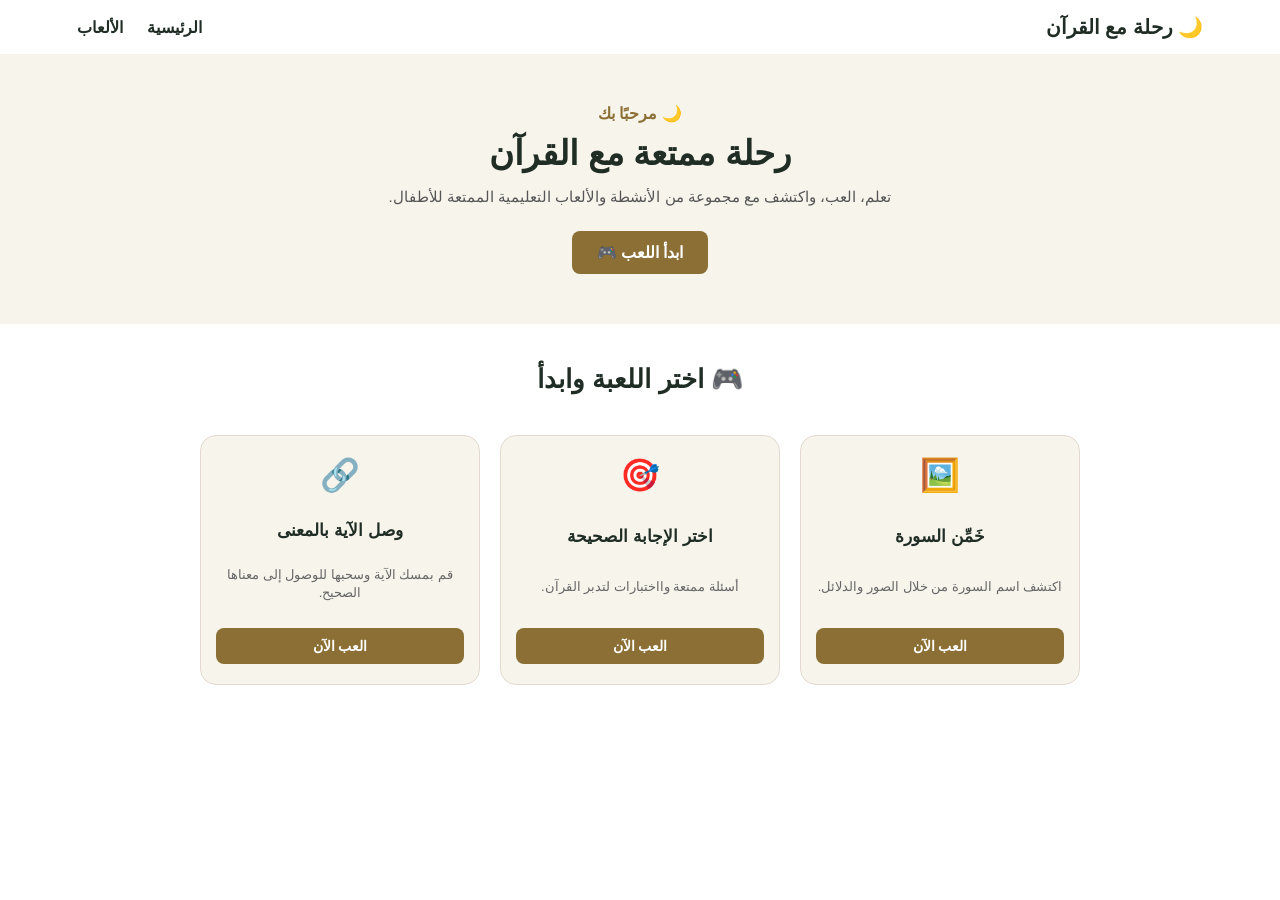
<file: index.html>
<!DOCTYPE html>
<html lang="ar" dir="rtl">
<head>
    <meta charset="UTF-8">
    <meta name="viewport" content="width=device-width, initial-scale=1.0">
    <title>رحلة ممتعة مع القرآن</title>
    <link rel="stylesheet" href="style.css">
</head>
<body>

    <nav>
        <div class="logo">🌙 رحلة مع القرآن</div>
        <div class="nav-links">
            <a href="index.html">الرئيسية</a>
            <a href="#games">الألعاب</a>
        </div>
    </nav>

    <section class="hero">
        <p class="welcome">🌙 مرحبًا بك</p>
        <h1>رحلة ممتعة مع القرآن</h1>
        <p class="hero-text">تعلم، العب، واكتشف مع مجموعة من الأنشطة والألعاب التعليمية الممتعة للأطفال.</p>
        <a href="#games" class="hero-button">ابدأ اللعب 🎮</a>
    </section>

    <section id="games" class="games-section">
        <h2 class="section-title">🎮 اختر اللعبة وابدأ</h2>

        <div class="cards-container">
            <div class="card">
                <div class="card-icon">🖼️</div>
                <h3>خَمِّن السورة</h3>
                <p>اكتشف اسم السورة من خلال الصور والدلائل.</p>
                <a href="G1.html" class="card-btn">العب الآن</a>
            </div>

            <div class="card">
                <div class="card-icon">🎯</div>
                <h3>اختر الإجابة الصحيحة</h3>
                <p>أسئلة ممتعة وااختبارات لتدبر القرآن.</p>
                <a href="G2.html" class="card-btn">العب الآن</a>
            </div>

            <div class="card">
                <div class="card-icon">🔗</div>
                <h3>وصل الآية بالمعنى</h3>
                <p>قم بمسك الآية وسحبها للوصول إلى معناها الصحيح.</p>
                <a href="G3.html" class="card-btn">العب الآن</a>
            </div>
        </div>
    </section>

</body>
</html>
</file>
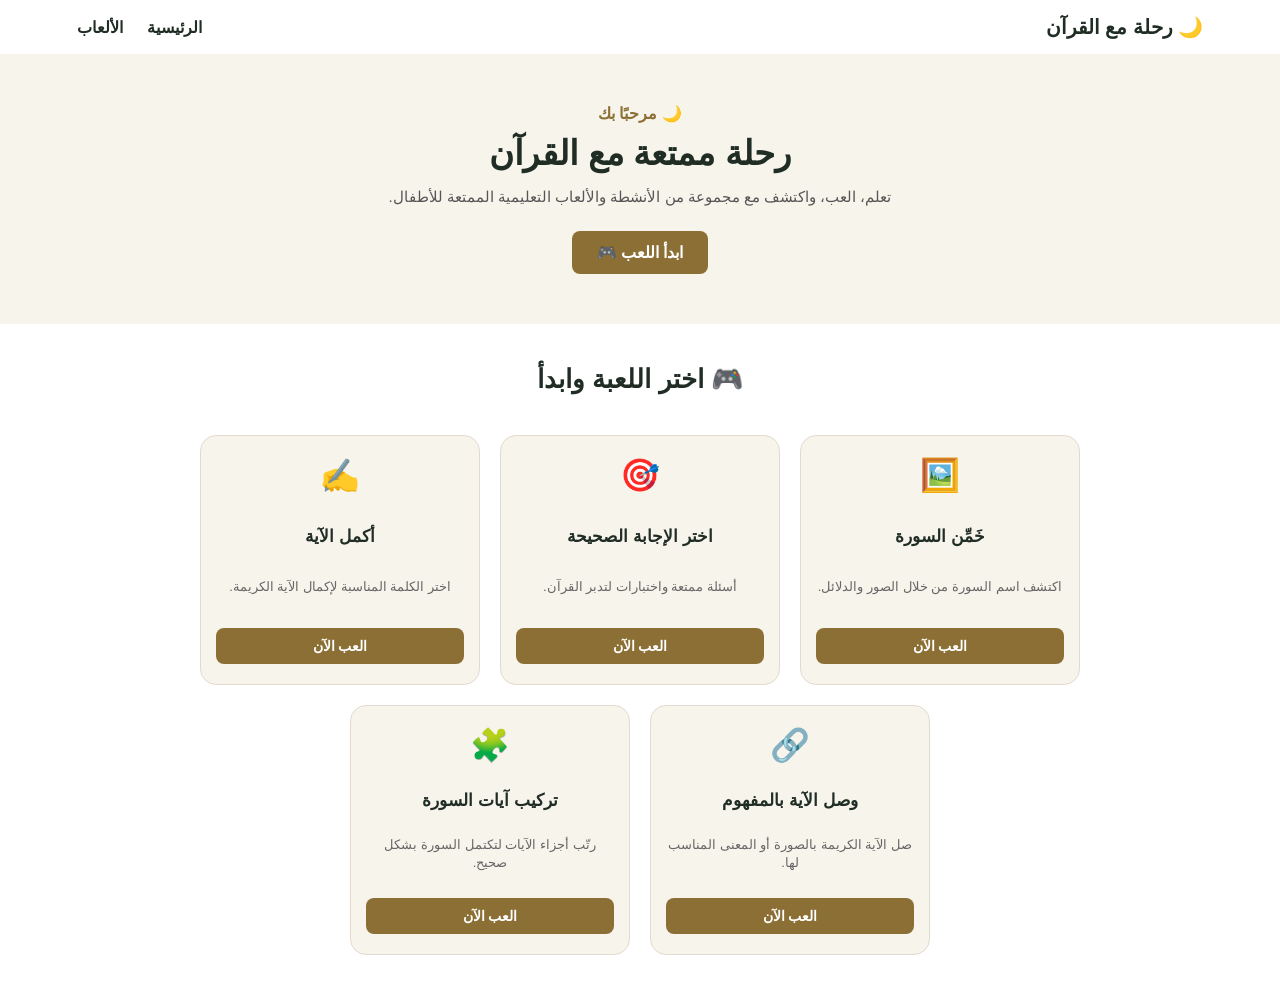
<file: 1st.html>
<!DOCTYPE html>
<html lang="ar" dir="rtl">
<head>
    <meta charset="UTF-8">
    <meta name="viewport" content="width=device-width, initial-scale=1.0">
    <title>رحلة ممتعة مع القرآن</title>
    <link rel="stylesheet" href="1st.css">
</head>
<body>

    <nav>
        <div class="logo">🌙 رحلة مع القرآن</div>
        <div class="nav-links">
            <a href="1st.html">الرئيسية</a>
            <a href="#games">الألعاب</a>
        </div>
    </nav>

    <section class="hero">
        <p class="welcome">🌙 مرحبًا بك</p>
        <h1>رحلة ممتعة مع القرآن</h1>
        <p class="hero-text">تعلم، العب، واكتشف مع مجموعة من الأنشطة والألعاب التعليمية الممتعة للأطفال.</p>
        <a href="#games" class="hero-button">ابدأ اللعب 🎮</a>
    </section>

    <section id="games" class="games-section">
        <h2 class="section-title">🎮 اختر اللعبة وابدأ</h2>

        <div class="cards-container">
            <div class="card">
                <div class="card-icon">🖼️</div>
                <h3>خَمِّن السورة</h3>
                <p>اكتشف اسم السورة من خلال الصور والدلائل.</p>
                <a href="G1.html" class="card-btn">العب الآن</a>
            </div>

            <div class="card">
                <div class="card-icon">🎯</div>
                <h3>اختر الإجابة الصحيحة</h3>
                <p>أسئلة ممتعة واختبارات لتدبر القرآن.</p>
                <a href="G2.html" class="card-btn">العب الآن</a>
            </div>

            <div class="card">
                <div class="card-icon">✍️</div>
                <h3>أكمل الآية</h3>
                <p>اختر الكلمة المناسبة لإكمال الآية الكريمة.</p>
                <a href="G3.html" class="card-btn">العب الآن</a>
            </div>

            <div class="card">
                <div class="card-icon">🔗</div>
                <h3>وصل الآية بالمفهوم</h3>
                <p>صل الآية الكريمة بالصورة أو المعنى المناسب لها.</p>
                <a href="G4.html" class="card-btn">العب الآن</a>
            </div>

            <div class="card">
                <div class="card-icon">🧩</div>
                <h3>تركيب آيات السورة</h3>
                <p>رتّب أجزاء الآيات لتكتمل السورة بشكل صحيح.</p>
                <a href="G5.html" class="card-btn">العب الآن</a>
            </div>
        </div>
    </section>

</body>
</html>
</file>
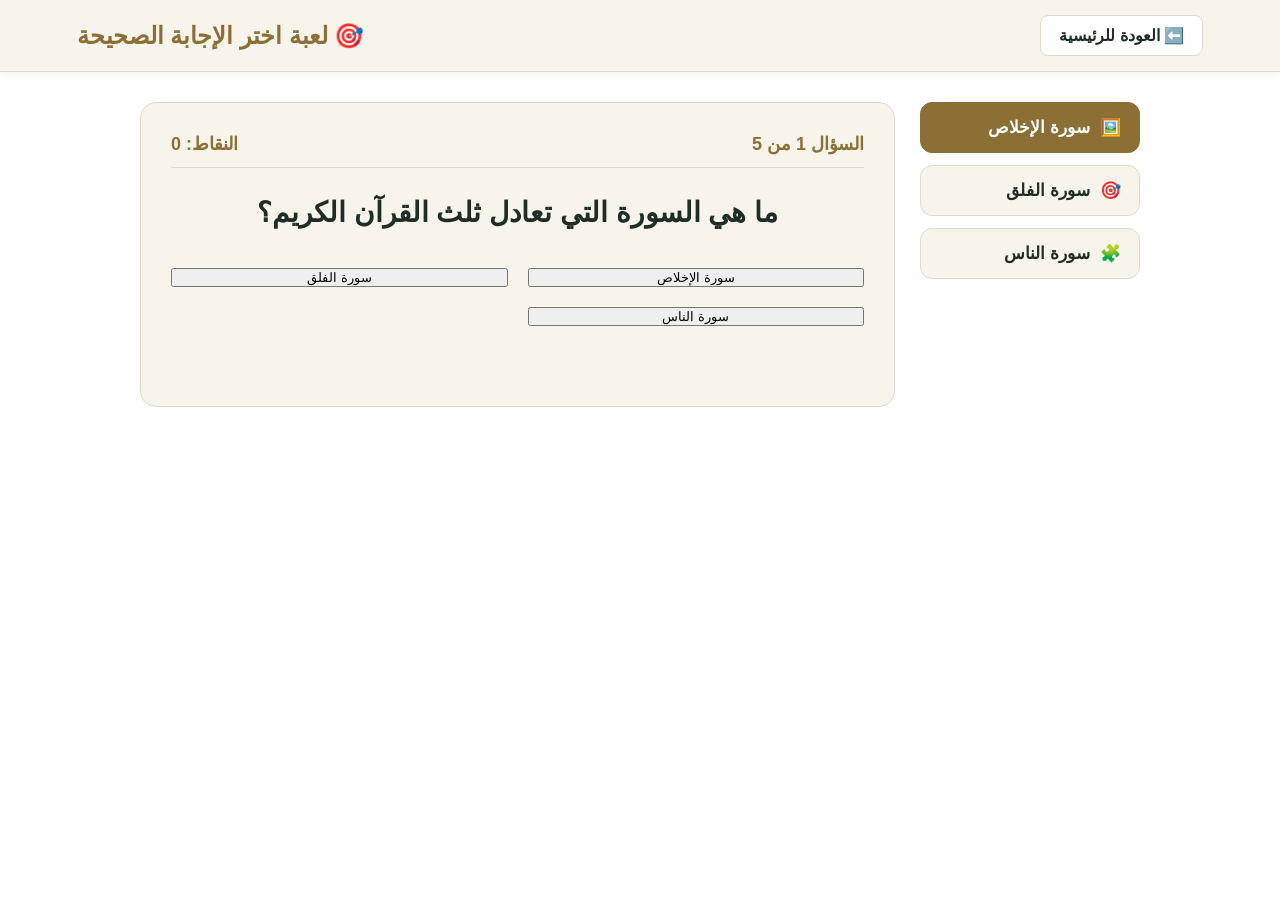
<file: G1.html>
<!DOCTYPE html>
<html lang="ar" dir="rtl">
<head>
    <meta charset="UTF-8">
    <meta name="viewport" content="width=device-width, initial-scale=1.0">
    <title>لعبة اختر الإجابة الصحيحة</title>
    <link rel="stylesheet" href="G1.css">
</head>
<body>

    <header class="game-header">
        <a href="index.html" class="back-btn">⬅️ العودة للرئيسية</a>
        <h2>🎯 لعبة اختر الإجابة الصحيحة</h2>
    </header>

    <main class="game-play-section">
        <div class="game-container">
            
            <!-- Sidebar Tabs -->
            <div class="sidebar-tabs">
                <button class="tab-btn active" onclick="switchSurah('ikhlas', this)">
                    <span>🖼️</span> سورة الإخلاص
                </button>
                <button class="tab-btn" onclick="switchSurah('falaq', this)">
                    <span>🎯</span> سورة الفلق
                </button>
                <button class="tab-btn" onclick="switchSurah('nas', this)">
                    <span>🧩</span> سورة الناس
                </button>
            </div>

            <!-- Game Box -->
            <div class="game-box">
                <div class="quiz-info">
                    <span id="question-count">السؤال 1 من 5</span>
                    <span id="score-count">النقاط: 0</span>
                </div>

                <div id="quiz-body">
                    <h3 id="question-text" class="game-hint">جاري تحميل السؤال...</h3>
                    <div id="options-container" class="options-grid"></div>
                    <div id="feedback" class="feedback"></div>
                </div>

                <!-- Result & Restart Screen -->
                <div id="result-screen" class="result-screen" style="display: none;">
                    <h2>🎉 أحسنت! أكملت الإختبار</h2>
                    <p id="final-score">درجتك: 5 / 5</p>
                    <button class="restart-btn" onclick="restartQuiz()">🔄 إعادة المحاولة</button>
                </div>
            </div>

        </div>
    </main>

    <script src="G1.js"></script>
</body>
</html>
</file>
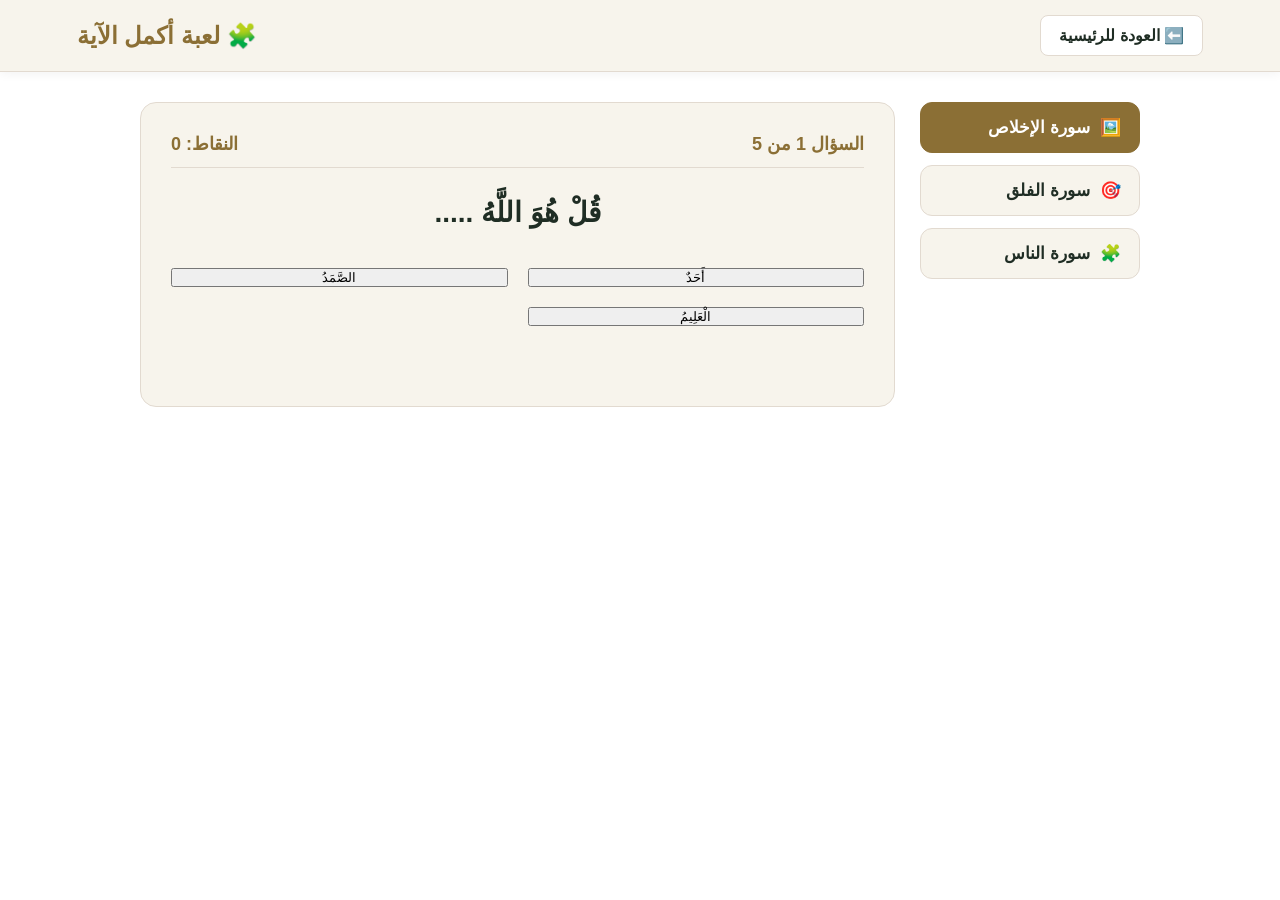
<file: G2.html>
<!DOCTYPE html>
<html lang="ar" dir="rtl">
<head>
    <meta charset="UTF-8">
    <meta name="viewport" content="width=device-width, initial-scale=1.0">
    <title>لعبة أكمل الآية</title>
    <link rel="stylesheet" href="G2.css">
</head>
<body>

    <header class="game-header">
        <a href="index.html" class="back-btn">⬅️ العودة للرئيسية</a>
        <h2>🧩 لعبة أكمل الآية</h2>
    </header>

    <main class="game-play-section">
        <div class="game-container">
            
            <!-- Sidebar Tabs -->
            <div class="sidebar-tabs">
                <button class="tab-btn active" onclick="switchSurah('ikhlas', this)">
                    <span>🖼️</span> سورة الإخلاص
                </button>
                <button class="tab-btn" onclick="switchSurah('falaq', this)">
                    <span>🎯</span> سورة الفلق
                </button>
                <button class="tab-btn" onclick="switchSurah('nas', this)">
                    <span>🧩</span> سورة الناس
                </button>
            </div>

            <!-- Game Box -->
            <div class="game-box">
                <div class="quiz-info">
                    <span id="question-count">السؤال 1 من 5</span>
                    <span id="score-count">النقاط: 0</span>
                </div>

                <div id="quiz-body">
                    <h3 id="question-text" class="game-hint">جاري تحميل الآية...</h3>
                    <div id="options-container" class="options-grid"></div>
                    <div id="feedback" class="feedback"></div>
                </div>

                <!-- Result Screen -->
                <div id="result-screen" class="result-screen" style="display: none;">
                    <h2>🎉 ممتاز! أكملت كل الآيات بنجاح</h2>
                    <p id="final-score">درجتك: 5 / 5</p>
                    <button class="restart-btn" onclick="restartQuiz()">🔄 إعادة المحاولة</button>
                </div>
            </div>

        </div>
    </main>

    <script src="G2.js"></script>
</body>
</html>
</file>
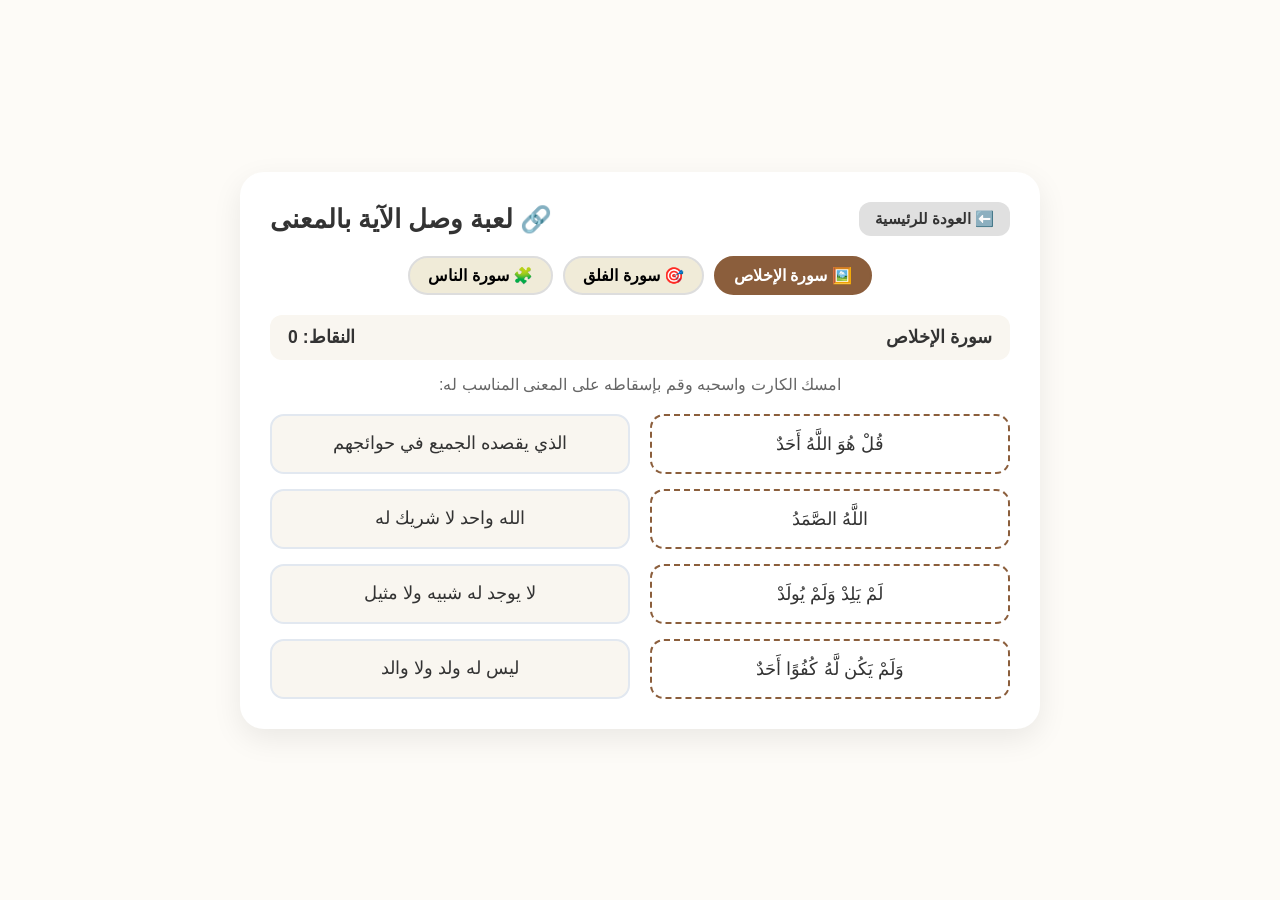
<file: G3.html>
<!DOCTYPE html>
<html lang="ar" dir="rtl">
<head>
    <meta charset="UTF-8">
    <meta name="viewport" content="width=device-width, initial-scale=1.0">
    <title>لعبة التوصيل - رحلة مع القرآن</title>
    <link rel="stylesheet" href="G3.css">
</head>
<body>
    <div class="game-container">
        <header class="game-header">
            <a href="index.html" class="back-btn">⬅️ العودة للرئيسية</a>
            <h2>🔗 لعبة وصل الآية بالمعنى</h2>
        </header>

        <div class="sidebar-tabs">
            <button class="tab-btn active" onclick="switchMatchSurah('ikhlas', this)">🖼️ سورة الإخلاص</button>
            <button class="tab-btn" onclick="switchMatchSurah('falaq', this)">🎯 سورة الفلق</button>
            <button class="tab-btn" onclick="switchMatchSurah('nas', this)">🧩 سورة الناس</button>
        </div>

        <div class="game-box">
            <div class="quiz-info">
                <span id="surah-title">سورة الإخلاص</span>
                <span>النقاط: <span id="score-count">0</span></span>
            </div>
            <p class="game-hint">امسك الكارت واسحبه وقم بإسقاطه على المعنى المناسب له:</p>
            <div class="match-container"></div>
            <div id="feedback" class="feedback"></div>
        </div>
    </div>

    <script src="G3.js"></script>
</body>
</html>
</file>
<file: style.css>
* {
    margin: 0;
    padding: 0;
    box-sizing: border-box;
    font-family: Arial, sans-serif;
}

body {
    background-color: #ffffff;
    color: #1f2d24;
}

/* Navbar */
nav {
    background-color: #ffffff;
    padding: 15px 6%;
    display: flex;
    align-items: center;
    justify-content: space-between;
    box-shadow: 0 2px 10px rgba(0, 0, 0, 0.05);
}

.logo {
    font-size: 20px;
    font-weight: bold;
    color: #1f2d24;
}

.nav-links a {
    text-decoration: none;
    color: #1f2d24;
    margin-right: 20px;
    font-weight: bold;
    transition: color 0.3s;
}

.nav-links a:hover {
    color: #8b6f35;
}

/* Hero Section */
.hero {
    padding: 50px 6%;
    text-align: center;
    background-color: #f7f4ec;
}

.welcome {
    color: #8b6f35;
    font-weight: bold;
    margin-bottom: 10px;
}

.hero h1 {
    font-size: 34px;
    margin-bottom: 15px;
    color: #1f2d24;
}

.hero-text {
    color: #555;
    font-size: 15px;
    margin-bottom: 25px;
}

.hero-button {
    background-color: #8b6f35;
    color: white;
    padding: 12px 25px;
    text-decoration: none;
    border-radius: 8px;
    font-weight: bold;
    display: inline-block;
    transition: background 0.3s;
}

.hero-button:hover {
    background-color: #6d5628;
}

/* Games Section */
.games-section {
    padding: 40px 20px;
    text-align: center;
}

.section-title {
    font-size: 26px;
    margin-bottom: 30px;
    color: #1f2d24;
}

/* Cards Container */
.cards-container {
    display: flex;
    flex-wrap: wrap;
    justify-content: center;
    gap: 20px;
    max-width: 960px;
    margin: 0 auto;
    padding: 10px;
}

/* Card Styling */
.card {
    flex: 0 0 280px;
    width: 280px;
    height: 250px;
    background: #f7f4ec;
    border: 1px solid #e2dad0;
    border-radius: 16px;
    padding: 20px 15px;
    text-align: center;
    display: flex;
    flex-direction: column;
    justify-content: space-between;
    align-items: center;
    transition: transform 0.3s ease, box-shadow 0.3s ease;
}

.card:hover {
    transform: translateY(-5px);
    box-shadow: 0 8px 20px rgba(0, 0, 0, 0.08);
}

.card-icon {
    font-size: 32px;
}

.card h3 {
    font-size: 17px;
    color: #1f2d24;
}

.card p {
    font-size: 13px;
    color: #666;
    line-height: 1.4;
}

.card-btn {
    background-color: #8b6f35;
    color: white;
    padding: 10px 0;
    text-decoration: none;
    border-radius: 8px;
    font-size: 14px;
    font-weight: bold;
    display: block;
    width: 100%;
    transition: background 0.3s;
}

.card-btn:hover {
    background-color: #6d5628;
}

/* Responsive Media Queries */
@media (max-width: 900px) {
    .cards-container {
        max-width: 620px;
    }
}

@media (max-width: 600px) {
    nav {
        flex-direction: column;
        gap: 12px;
    }
    .nav-links a {
        margin: 0 10px;
    }
    .hero h1 {
        font-size: 26px;
    }
    .card {
        flex: 0 0 100%;
        width: 100%;
    }
}
</file>
<file: 1st.css>
* {
    margin: 0;
    padding: 0;
    box-sizing: border-box;
    font-family: Arial, sans-serif;
}

body {
    background-color: #ffffff;
    color: #1f2d24;
}

/* Navbar */
nav {
    background-color: #ffffff;
    padding: 15px 6%;
    display: flex;
    align-items: center;
    justify-content: space-between;
    box-shadow: 0 2px 10px rgba(0, 0, 0, 0.05);
}

.logo {
    font-size: 20px;
    font-weight: bold;
    color: #1f2d24;
}

.nav-links a {
    text-decoration: none;
    color: #1f2d24;
    margin-right: 20px;
    font-weight: bold;
    transition: color 0.3s;
}

.nav-links a:hover {
    color: #8b6f35;
}

/* Hero Section */
.hero {
    padding: 50px 6%;
    text-align: center;
    background-color: #f7f4ec;
}

.welcome {
    color: #8b6f35;
    font-weight: bold;
    margin-bottom: 10px;
}

.hero h1 {
    font-size: 34px;
    margin-bottom: 15px;
    color: #1f2d24;
}

.hero-text {
    color: #555;
    font-size: 15px;
    margin-bottom: 25px;
}

.hero-button {
    background-color: #8b6f35;
    color: white;
    padding: 12px 25px;
    text-decoration: none;
    border-radius: 8px;
    font-weight: bold;
    display: inline-block;
    transition: background 0.3s;
}

.hero-button:hover {
    background-color: #6d5628;
}

/* Games Section */
.games-section {
    padding: 40px 20px;
    text-align: center;
}

.section-title {
    font-size: 26px;
    margin-bottom: 30px;
    color: #1f2d24;
}

/* Cards Container */
.cards-container {
    display: flex;
    flex-wrap: wrap;
    justify-content: center;
    gap: 20px;
    max-width: 960px;
    margin: 0 auto;
    padding: 10px;
}

/* Card Styling */
.card {
    flex: 0 0 280px;
    width: 280px;
    height: 250px;
    background: #f7f4ec;
    border: 1px solid #e2dad0;
    border-radius: 16px;
    padding: 20px 15px;
    text-align: center;
    display: flex;
    flex-direction: column;
    justify-content: space-between;
    align-items: center;
    transition: transform 0.3s ease, box-shadow 0.3s ease;
}

.card:hover {
    transform: translateY(-5px);
    box-shadow: 0 8px 20px rgba(0, 0, 0, 0.08);
}

.card-icon {
    font-size: 32px;
}

.card h3 {
    font-size: 17px;
    color: #1f2d24;
}

.card p {
    font-size: 13px;
    color: #666;
    line-height: 1.4;
}

.card-btn {
    background-color: #8b6f35;
    color: white;
    padding: 10px 0;
    text-decoration: none;
    border-radius: 8px;
    font-size: 14px;
    font-weight: bold;
    display: block;
    width: 100%;
    transition: background 0.3s;
}

.card-btn:hover {
    background-color: #6d5628;
}

/* Responsive Media Queries */
@media (max-width: 900px) {
    .cards-container {
        max-width: 620px;
    }
}

@media (max-width: 600px) {
    nav {
        flex-direction: column;
        gap: 12px;
    }
    .nav-links a {
        margin: 0 10px;
    }
    .hero h1 {
        font-size: 26px;
    }
    .card {
        flex: 0 0 100%;
        width: 100%;
    }
}
</file>
<file: G1.css>
* {
    margin: 0;
    padding: 0;
    box-sizing: border-box;
    font-family: Arial, sans-serif;
}

body {
    background-color: #ffffff;
    color: #1f2d24;
}

/* Header */
.game-header {
    background-color: #f7f4ec;
    padding: 15px 6%;
    display: flex;
    align-items: center;
    justify-content: space-between;
    box-shadow: 0 2px 10px rgba(0, 0, 0, 0.05);
    border-bottom: 1px solid #e2dad0;
}

.back-btn {
    text-decoration: none;
    color: #1f2d24;
    font-weight: bold;
    background-color: #ffffff;
    padding: 10px 18px;
    border-radius: 8px;
    border: 1px solid #e2dad0;
    font-size: 16px;
    transition: background 0.3s;
}

.back-btn:hover {
    background-color: #e2dad0;
}

.game-header h2 {
    color: #8b6f35;
    font-size: 24px;
}

/* Layout Container */
.game-play-section {
    padding: 30px 15px;
}

.game-container {
    display: flex;
    gap: 25px;
    max-width: 1000px;
    margin: 0 auto;
    align-items: flex-start;
}

/* Sidebar Tabs */
.sidebar-tabs {
    display: flex;
    flex-direction: column;
    gap: 12px;
    width: 220px;
    flex-shrink: 0;
}

.tab-btn {
    background-color: #f7f4ec;
    border: 1px solid #e2dad0;
    padding: 14px 18px;
    border-radius: 12px;
    font-size: 17px;
    font-weight: bold;
    color: #1f2d24;
    cursor: pointer;
    text-align: right;
    display: flex;
    align-items: center;
    gap: 10px;
    transition: all 0.3s ease;
}

.tab-btn:hover, .tab-btn.active {
    background-color: #8b6f35;
    color: #ffffff;
    border-color: #8b6f35;
}

/* Game Main Box */
.game-box {
    flex: 1;
    background-color: #f7f4ec;
    border: 1px solid #e2dad0;
    border-radius: 16px;
    padding: 30px;
    width: 100%;
}

.quiz-info {
    display: flex;
    justify-content: space-between;
    font-weight: bold;
    font-size: 18px;
    color: #8b6f35;
    margin-bottom: 20px;
    padding-bottom: 12px;
    border-bottom: 1px solid #e2dad0;
}

/* تكبير وتوضيح آية السؤال */
.game-hint {
    margin-bottom: 30px;
    font-size: 28px;
    font-weight: bold;
    color: #1f2d24;
    text-align: center;
    line-height: 1.8;
}

/* تكبير وتوضيح خيارات الإجابات */
.options-grid {
    display: grid;
    grid-template-columns: repeat(2, 1fr);
    gap: 20px;
    margin-bottom: 20px;
}

.option-btn {
    background-color: #ffffff;
    border: 2px solid #e2dad0;
    padding: 22px 15px;
    border-radius: 14px;
    font-size: 26px;
    font-weight: bold;
    color: #1f2d24;
    cursor: pointer;
    transition: all 0.2s ease;
    box-shadow: 0 4px 6px rgba(0, 0, 0, 0.03);
    line-height: 1.5;
}

.option-btn:hover {
    border-color: #8b6f35;
    background-color: #f0e6d2;
    transform: translateY(-2px);
}

.feedback {
    margin-top: 20px;
    font-weight: bold;
    font-size: 20px;
    text-align: center;
    min-height: 30px;
}

/* التجاوب مع شاشات الموبايل */
@media (max-width: 768px) {
    .game-header {
        flex-direction: column;
        gap: 12px;
        text-align: center;
    }
    .game-container {
        flex-direction: column;
    }
    .sidebar-tabs {
        width: 100%;
        flex-direction: row;
    }
    .tab-btn {
        flex: 1;
        justify-content: center;
        padding: 10px 5px;
        font-size: 14px;
    }
    .options-grid {
        grid-template-columns: 1fr;
    }
    .option-btn {
        padding: 18px 10px;
        font-size: 22px;
    }
    .game-hint {
        font-size: 22px;
    }
}
</file>
<file: G2.css>
* {
    margin: 0;
    padding: 0;
    box-sizing: border-box;
    font-family: Arial, sans-serif;
}

body {
    background-color: #ffffff;
    color: #1f2d24;
}

/* Header */
.game-header {
    background-color: #f7f4ec;
    padding: 15px 6%;
    display: flex;
    align-items: center;
    justify-content: space-between;
    box-shadow: 0 2px 10px rgba(0, 0, 0, 0.05);
    border-bottom: 1px solid #e2dad0;
}

.back-btn {
    text-decoration: none;
    color: #1f2d24;
    font-weight: bold;
    background-color: #ffffff;
    padding: 10px 18px;
    border-radius: 8px;
    border: 1px solid #e2dad0;
    font-size: 16px;
    transition: background 0.3s;
}

.back-btn:hover {
    background-color: #e2dad0;
}

.game-header h2 {
    color: #8b6f35;
    font-size: 24px;
}

/* Layout Container */
.game-play-section {
    padding: 30px 15px;
}

.game-container {
    display: flex;
    gap: 25px;
    max-width: 1000px;
    margin: 0 auto;
    align-items: flex-start;
}

/* Sidebar Tabs */
.sidebar-tabs {
    display: flex;
    flex-direction: column;
    gap: 12px;
    width: 220px;
    flex-shrink: 0;
}

.tab-btn {
    background-color: #f7f4ec;
    border: 1px solid #e2dad0;
    padding: 14px 18px;
    border-radius: 12px;
    font-size: 17px;
    font-weight: bold;
    color: #1f2d24;
    cursor: pointer;
    text-align: right;
    display: flex;
    align-items: center;
    gap: 10px;
    transition: all 0.3s ease;
}

.tab-btn:hover, .tab-btn.active {
    background-color: #8b6f35;
    color: #ffffff;
    border-color: #8b6f35;
}

/* Game Main Box */
.game-box {
    flex: 1;
    background-color: #f7f4ec;
    border: 1px solid #e2dad0;
    border-radius: 16px;
    padding: 30px;
    width: 100%;
}

.quiz-info {
    display: flex;
    justify-content: space-between;
    font-weight: bold;
    font-size: 18px;
    color: #8b6f35;
    margin-bottom: 20px;
    padding-bottom: 12px;
    border-bottom: 1px solid #e2dad0;
}

/* تكبير وتوضيح آية السؤال */
.game-hint {
    margin-bottom: 30px;
    font-size: 28px;
    font-weight: bold;
    color: #1f2d24;
    text-align: center;
    line-height: 1.8;
}

/* تكبير وتوضيح خيارات الإجابات */
.options-grid {
    display: grid;
    grid-template-columns: repeat(2, 1fr);
    gap: 20px;
    margin-bottom: 20px;
}

.option-btn {
    background-color: #ffffff;
    border: 2px solid #e2dad0;
    padding: 22px 15px;
    border-radius: 14px;
    font-size: 26px;
    font-weight: bold;
    color: #1f2d24;
    cursor: pointer;
    transition: all 0.2s ease;
    box-shadow: 0 4px 6px rgba(0, 0, 0, 0.03);
    line-height: 1.5;
}

.option-btn:hover {
    border-color: #8b6f35;
    background-color: #f0e6d2;
    transform: translateY(-2px);
}

.feedback {
    margin-top: 20px;
    font-weight: bold;
    font-size: 20px;
    text-align: center;
    min-height: 30px;
}

/* التجاوب مع شاشات الموبايل */
@media (max-width: 768px) {
    .game-header {
        flex-direction: column;
        gap: 12px;
        text-align: center;
    }
    .game-container {
        flex-direction: column;
    }
    .sidebar-tabs {
        width: 100%;
        flex-direction: row;
    }
    .tab-btn {
        flex: 1;
        justify-content: center;
        padding: 10px 5px;
        font-size: 14px;
    }
    .options-grid {
        grid-template-columns: 1fr;
    }
    .option-btn {
        padding: 18px 10px;
        font-size: 22px;
    }
    .game-hint {
        font-size: 22px;
    }
}
</file>
<file: G3.css>
* {
    box-sizing: border-box;
    margin: 0;
    padding: 0;
    font-family: 'Segoe UI', Tahoma, Geneva, Verdana, sans-serif;
}

body {
    background-color: #fdfbf7;
    color: #333;
    display: flex;
    justify-content: center;
    align-items: center;
    min-height: 100vh;
    padding: 20px;
    direction: rtl;
}

.game-container {
    background: #ffffff;
    border-radius: 24px;
    box-shadow: 0 10px 30px rgba(0, 0, 0, 0.08);
    width: 100%;
    max-width: 800px;
    padding: 30px;
    margin: 0 auto;
}

.game-header {
    display: flex;
    justify-content: space-between;
    align-items: center;
    margin-bottom: 20px;
}

.game-header h2 {
    font-size: 1.6rem;
    color: #333;
}

.back-btn {
    background-color: #e0e0e0;
    color: #333;
    padding: 8px 16px;
    border-radius: 12px;
    text-decoration: none;
    font-weight: bold;
    font-size: 0.95rem;
}

.sidebar-tabs {
    display: flex;
    gap: 10px;
    justify-content: center;
    margin-bottom: 20px;
    flex-wrap: wrap;
}

.tab-btn {
    background-color: #f0ebd8;
    border: 2px solid #ddd;
    padding: 8px 18px;
    border-radius: 20px;
    cursor: pointer;
    font-weight: bold;
    font-size: 1rem;
    transition: all 0.3s;
}

.tab-btn.active {
    background-color: #8b5e3c;
    color: #fff;
    border-color: #8b5e3c;
}

.quiz-info {
    display: flex;
    justify-content: space-between;
    background-color: #f9f6f0;
    padding: 12px 18px;
    border-radius: 12px;
    margin-bottom: 15px;
    font-weight: bold;
    font-size: 1.1rem;
}

.game-hint {
    margin-bottom: 20px;
    font-size: 1rem;
    color: #666;
    text-align: center;
}

/* 🎯 تنسيق عمودي للسحب والإسقاط بمسافات ممتازة */
.match-container {
    display: grid !important;
    grid-template-columns: 1fr 1fr !important;
    gap: 20px !important;
    margin-top: 15px;
}

.match-column {
    display: flex !important;
    flex-direction: column !important;
    gap: 15px !important;
}

/* 🖐️ عناصر الآيات القابلة للسحب */
.draggable-card {
    background-color: #ffffff !important;
    border: 2px dashed #8b5e3c !important;
    border-radius: 14px !important;
    padding: 14px 18px !important;
    font-size: 1.15rem !important;
    text-align: center !important;
    cursor: grab !important;
    user-select: none;
    transition: transform 0.2s, opacity 0.2s;
    min-height: 60px;
    display: flex;
    align-items: center;
    justify-content: center;
}

.draggable-card:active {
    cursor: grabbing !important;
}

.draggable-card.hide {
    opacity: 0.2;
}

/* 🎯 منطقة الإسقاط للمعاني */
.drop-zone {
    background-color: #f9f6f0 !important;
    border: 2px solid #e2e8f0 !important;
    border-radius: 14px !important;
    padding: 14px 18px !important;
    font-size: 1.1rem !important;
    text-align: center !important;
    min-height: 60px !important;
    display: flex !important;
    align-items: center !important;
    justify-content: center !important;
    transition: all 0.3s ease;
}

.drop-zone.hovered {
    background-color: #f0ebd8 !important;
    border-color: #8b5e3c !important;
    transform: scale(1.02);
}

.drop-zone.correct-match {
    background-color: #d4edda !important;
    border-color: #28a745 !important;
    color: #155724 !important;
    font-weight: bold;
}

.drop-zone.wrong-match {
    background-color: #f8d7da !important;
    border-color: #dc3545 !important;
}
</file>
